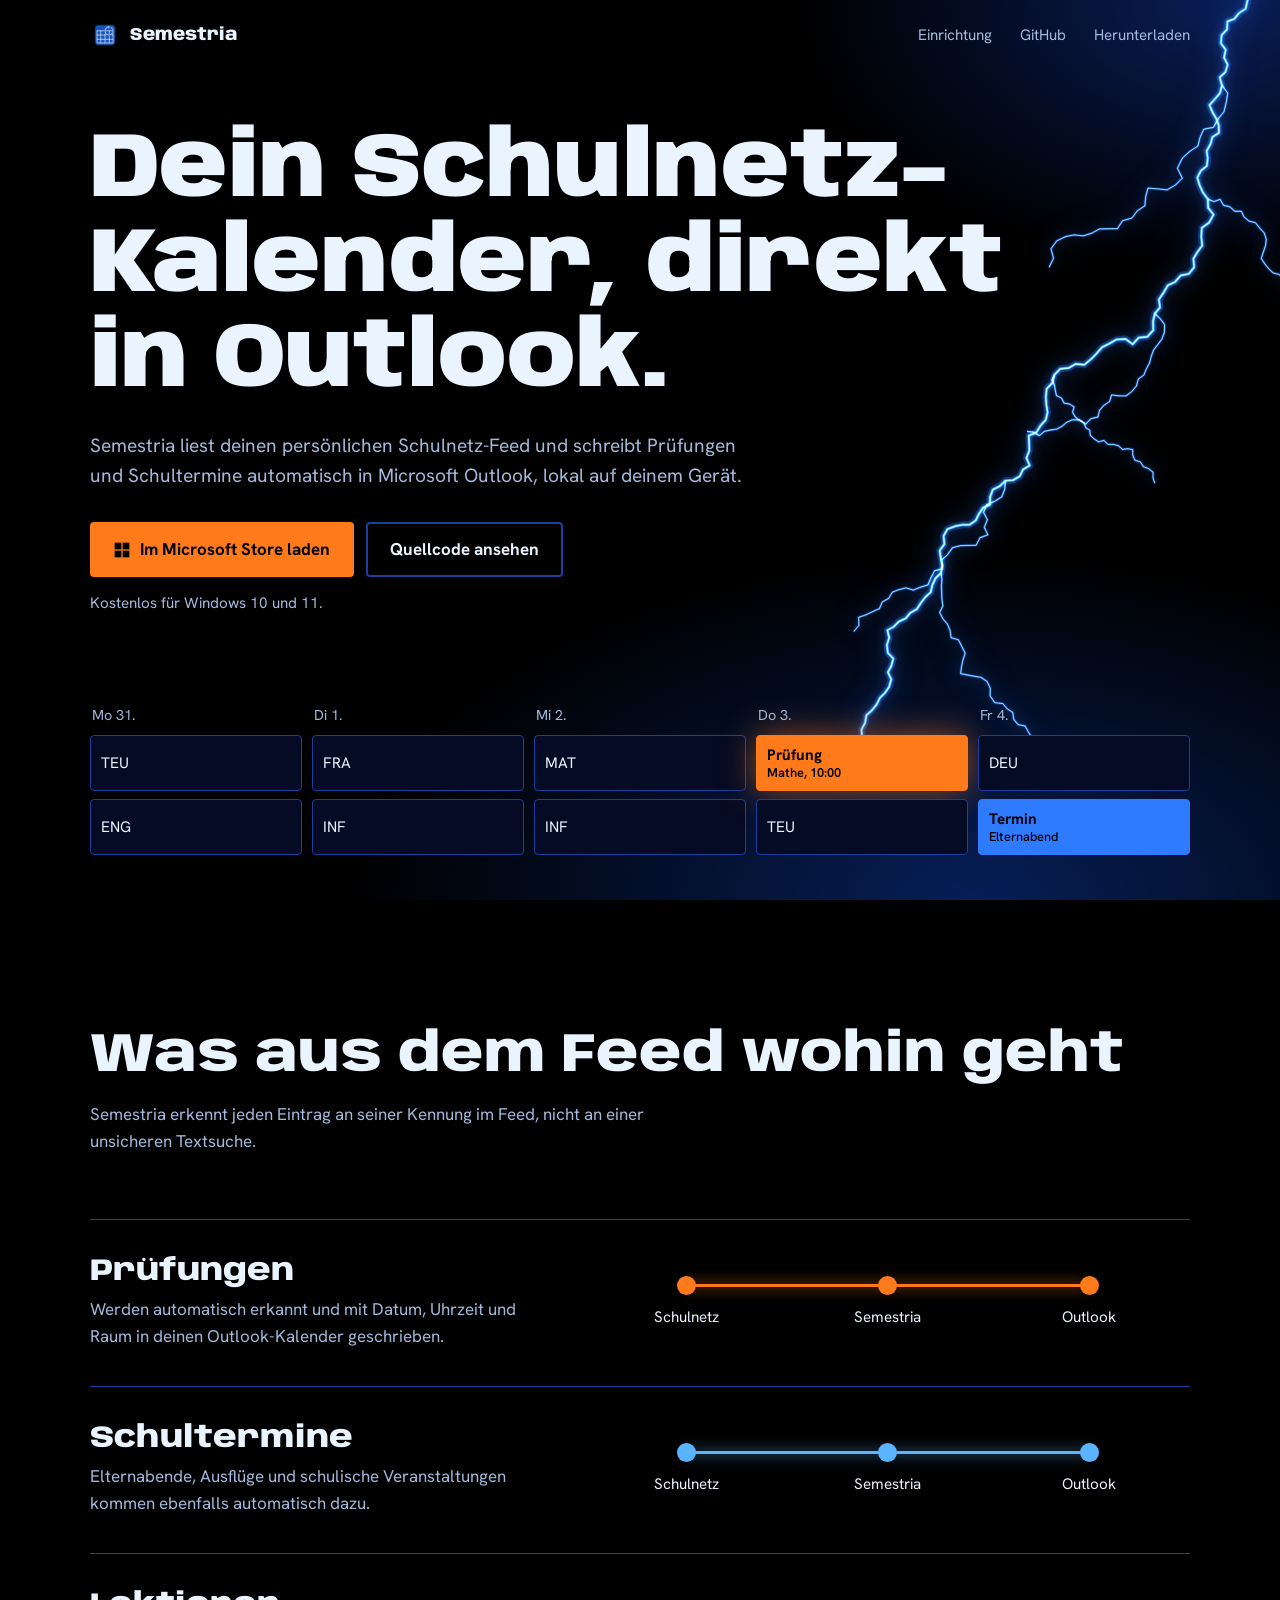
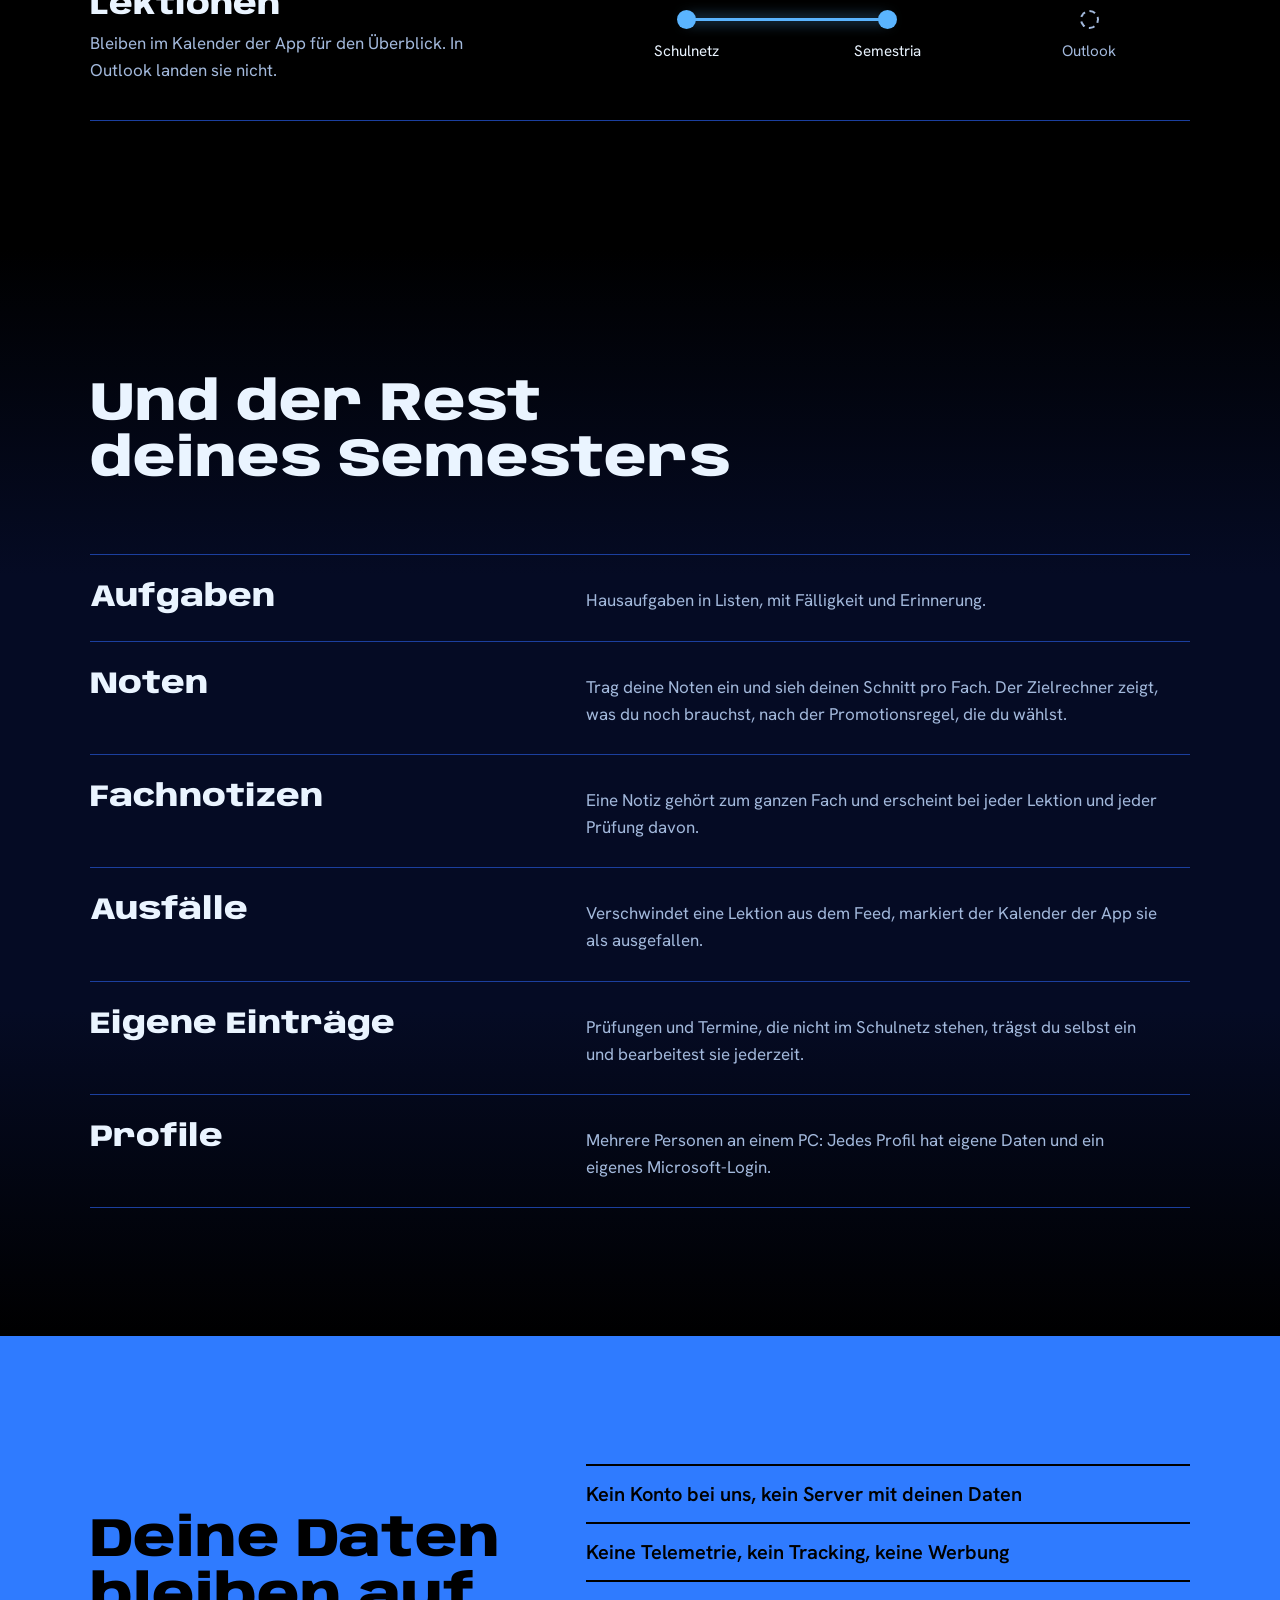
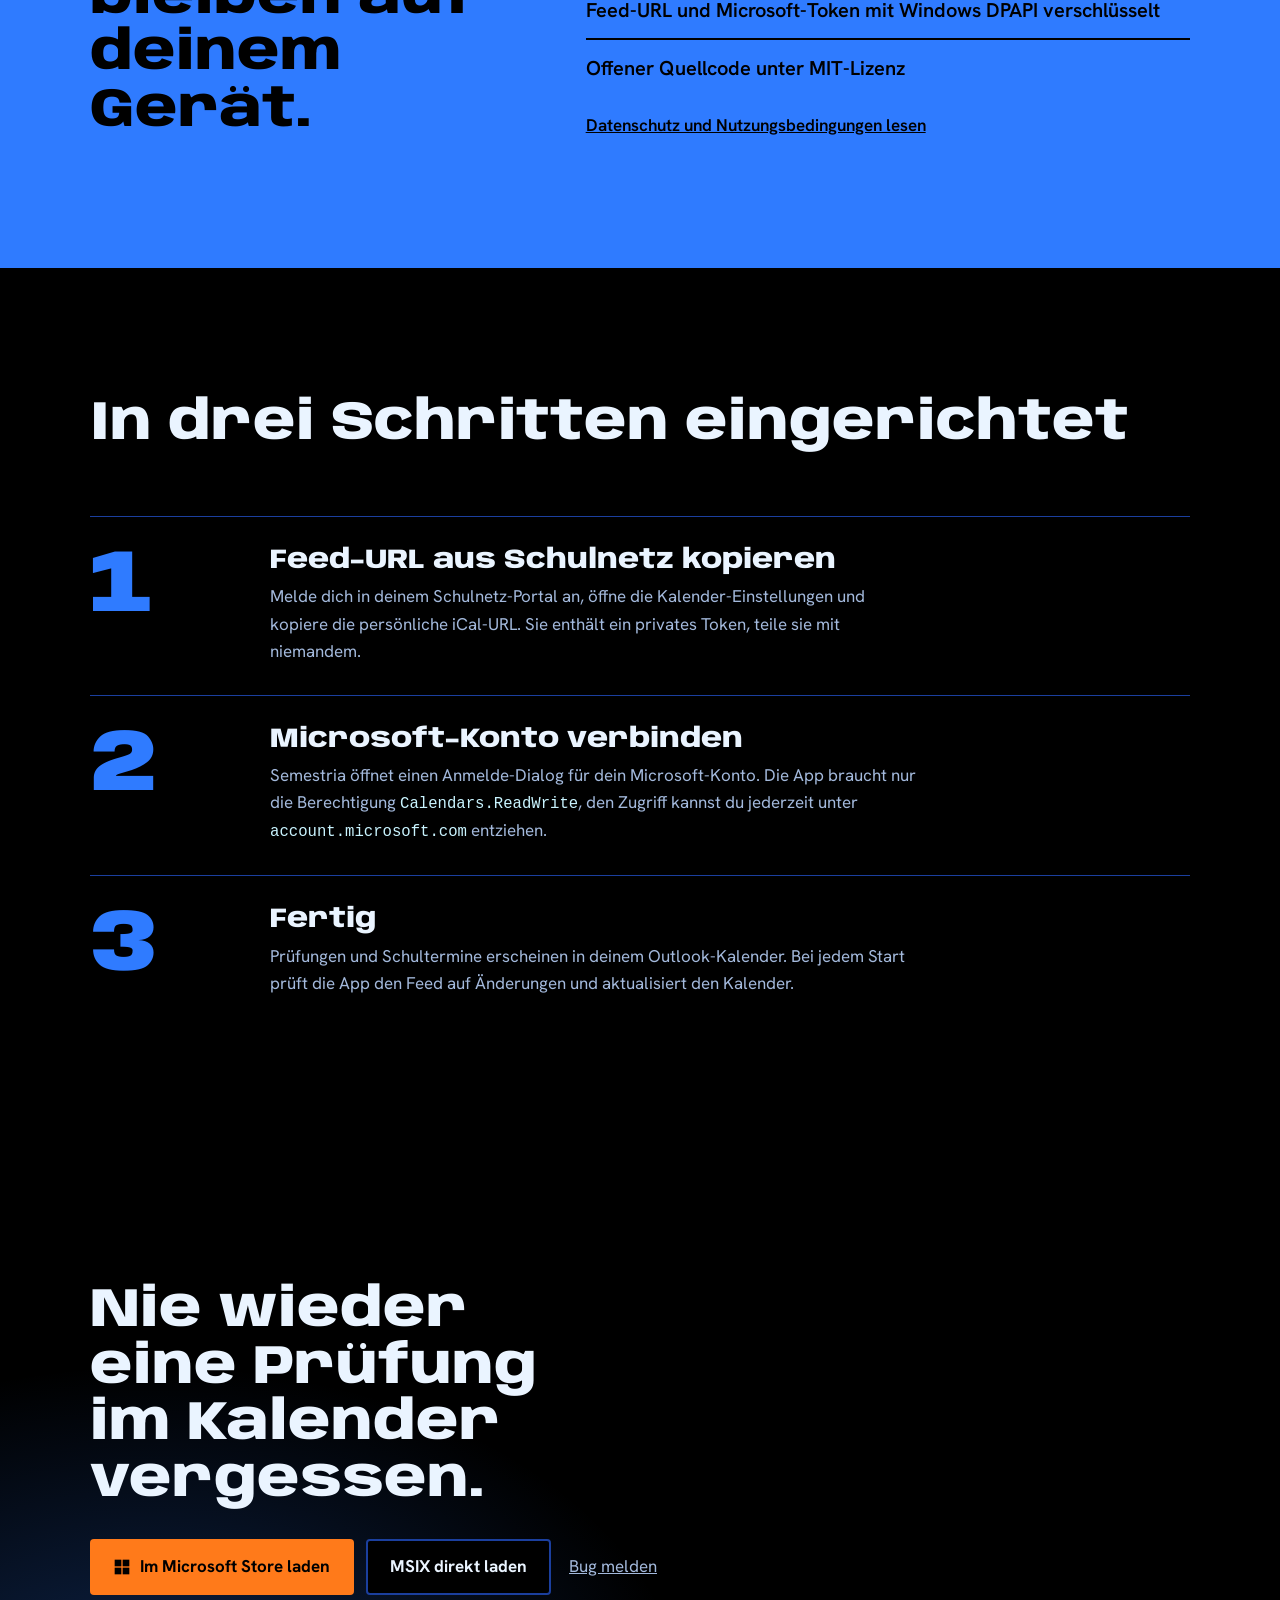
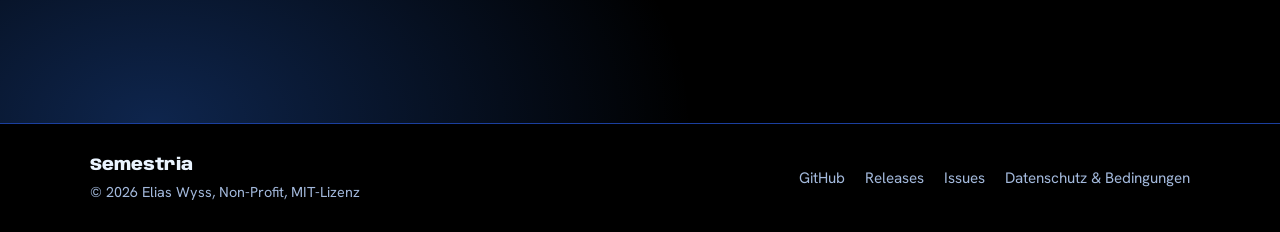
<file: docs/index.html>
<!DOCTYPE html>
<html lang="de">
<head>
<meta charset="utf-8">
<meta name="viewport" content="width=device-width, initial-scale=1">
<title>Semestria</title>
<meta name="description" content="Schulnetz-Prüfungen und Termine automatisch in deinen Outlook-Kalender. Kostenlos, lokal, Open Source.">
<meta name="theme-color" content="#000000">

<link rel="icon" type="image/x-icon" href="favicon.ico">
<link rel="icon" type="image/png" href="logo.png">
<link rel="stylesheet" href="site.css">
</head>
<body>

<a class="skip" href="#inhalt">Zum Inhalt springen</a>

<section class="hero" id="hero">
  <canvas id="bolt" aria-hidden="true"></canvas>

  <header class="top">
    <div class="wrap top-inner">
      <a class="logo" href="./">
        <span class="logo-mark"><img src="logo.png" alt=""></span>
        Semestria
      </a>
      <div class="top-links">
        <a class="hide-narrow" href="#einrichtung">Einrichtung</a>
        <a class="hide-narrow" href="https://github.com/Elias-Phy-Ja/semestria" target="_blank" rel="noopener">GitHub</a>
        <a href="https://apps.microsoft.com/detail/9NJV8F0X7XMZ" target="_blank" rel="noopener">Herunterladen</a>
      </div>
    </div>
  </header>

  <div class="wrap hero-copy">
    <h1>Dein Schulnetz-Kalender, direkt in Outlook.</h1>
    <p class="hero-sub">
      Semestria liest deinen persönlichen Schulnetz-Feed und schreibt Prüfungen und
      Schultermine automatisch in Microsoft Outlook, lokal auf deinem Gerät.
    </p>
    <div class="hero-cta">
      <a class="btn btn-primary" href="https://apps.microsoft.com/detail/9NJV8F0X7XMZ" target="_blank" rel="noopener">
        <svg width="16" height="16" viewBox="0 0 24 24" fill="currentColor" aria-hidden="true"><rect x="1" y="1" width="10" height="10"/><rect x="13" y="1" width="10" height="10"/><rect x="1" y="13" width="10" height="10"/><rect x="13" y="13" width="10" height="10"/></svg>
        Im Microsoft Store laden
      </a>
      <a class="btn btn-ghost" href="https://github.com/Elias-Phy-Ja/semestria" target="_blank" rel="noopener">Quellcode ansehen</a>
    </div>
    <p class="hero-note">Kostenlos für Windows 10 und 11.</p>
  </div>

  <div class="wrap week" role="img" aria-label="Beispielwoche: Am Donnerstag leuchtet eine Mathe-Prüfung orange auf, am Freitag steht ein Elternabend als Schultermin.">
    <ul class="week-grid" aria-hidden="true">
      <li class="day">
        <span class="day-name">Mo 31.</span>
        <span class="slot">TEU</span>
        <span class="slot">ENG</span>
      </li>
      <li class="day">
        <span class="day-name">Di 1.</span>
        <span class="slot">FRA</span>
        <span class="slot">INF</span>
      </li>
      <li class="day">
        <span class="day-name">Mi 2.</span>
        <span class="slot">MAT</span>
        <span class="slot">INF</span>
      </li>
      <li class="day">
        <span class="day-name">Do 3.</span>
        <span class="slot slot-pruefung" id="strike-target">Prüfung <small>Mathe, 10:00</small></span>
        <span class="slot">TEU</span>
      </li>
      <li class="day">
        <span class="day-name">Fr 4.</span>
        <span class="slot">DEU</span>
        <span class="slot slot-termin">Termin <small>Eltern&shy;abend</small></span>
      </li>
    </ul>
  </div>
</section>

<main id="inhalt">

  <section class="band">
    <div class="wrap">
      <h2>Was aus dem Feed wohin geht</h2>
      <p class="band-lead">Semestria erkennt jeden Eintrag an seiner Kennung im Feed, nicht an einer unsicheren Textsuche.</p>

      <ul class="routes">
        <li class="route">
          <div>
            <h3>Prüfungen</h3>
            <p>Werden automatisch erkannt und mit Datum, Uhrzeit und Raum in deinen Outlook-Kalender geschrieben.</p>
          </div>
          <div class="wire wire-pruefung" aria-hidden="true">
            <span class="stop">Schulnetz</span>
            <span class="stop">Semestria</span>
            <span class="stop">Outlook</span>
          </div>
        </li>
        <li class="route">
          <div>
            <h3>Schultermine</h3>
            <p>Elternabende, Ausflüge und schulische Veranstaltungen kommen ebenfalls automatisch dazu.</p>
          </div>
          <div class="wire" aria-hidden="true">
            <span class="stop">Schulnetz</span>
            <span class="stop">Semestria</span>
            <span class="stop">Outlook</span>
          </div>
        </li>
        <li class="route">
          <div>
            <h3>Lektionen</h3>
            <p>Bleiben im Kalender der App für den Überblick. In Outlook landen sie nicht.</p>
          </div>
          <div class="wire stops" aria-hidden="true">
            <span class="stop">Schulnetz</span>
            <span class="stop">Semestria</span>
            <span class="stop off">Outlook</span>
          </div>
        </li>
      </ul>
    </div>
  </section>

  <section class="band more">
    <div class="wrap">
      <h2>Und der Rest deines Semesters</h2>
      <dl class="features">
        <div class="feature">
          <dt>Aufgaben</dt>
          <dd>Hausaufgaben in Listen, mit Fälligkeit und Erinnerung.</dd>
        </div>
        <div class="feature">
          <dt>Noten</dt>
          <dd>Trag deine Noten ein und sieh deinen Schnitt pro Fach. Der Zielrechner zeigt, was du noch brauchst, nach der Promotionsregel, die du wählst.</dd>
        </div>
        <div class="feature">
          <dt>Fachnotizen</dt>
          <dd>Eine Notiz gehört zum ganzen Fach und erscheint bei jeder Lektion und jeder Prüfung davon.</dd>
        </div>
        <div class="feature">
          <dt>Ausfälle</dt>
          <dd>Verschwindet eine Lektion aus dem Feed, markiert der Kalender der App sie als ausgefallen.</dd>
        </div>
        <div class="feature">
          <dt>Eigene Einträge</dt>
          <dd>Prüfungen und Termine, die nicht im Schulnetz stehen, trägst du selbst ein und bearbeitest sie jederzeit.</dd>
        </div>
        <div class="feature">
          <dt>Profile</dt>
          <dd>Mehrere Personen an einem PC: Jedes Profil hat eigene Daten und ein eigenes Microsoft-Login.</dd>
        </div>
      </dl>
    </div>
  </section>

  <section class="band private">
    <div class="wrap private-grid">
      <h2>Deine Daten bleiben auf deinem Gerät.</h2>
      <div>
        <ul>
          <li>Kein Konto bei uns, kein Server mit deinen Daten</li>
          <li>Keine Telemetrie, kein Tracking, keine Werbung</li>
          <li>Feed-URL und Microsoft-Token mit Windows DPAPI verschlüsselt</li>
          <li>Offener Quellcode unter MIT-Lizenz</li>
        </ul>
        <p><a href="policy.html">Datenschutz und Nutzungsbedingungen lesen</a></p>
      </div>
    </div>
  </section>

  <section class="band" id="einrichtung">
    <div class="wrap">
      <h2>In drei Schritten eingerichtet</h2>
      <ol class="steps">
        <li class="step">
          <h3>Feed-URL aus Schulnetz kopieren</h3>
          <p>Melde dich in deinem Schulnetz-Portal an, öffne die Kalender-Einstellungen und kopiere die persönliche iCal-URL. Sie enthält ein privates Token, teile sie mit niemandem.</p>
        </li>
        <li class="step">
          <h3>Microsoft-Konto verbinden</h3>
          <p>Semestria öffnet einen Anmelde-Dialog für dein Microsoft-Konto. Die App braucht nur die Berechtigung <code>Calendars.ReadWrite</code>, den Zugriff kannst du jederzeit unter <code>account.microsoft.com</code> entziehen.</p>
        </li>
        <li class="step">
          <h3>Fertig</h3>
          <p>Prüfungen und Schultermine erscheinen in deinem Outlook-Kalender. Bei jedem Start prüft die App den Feed auf Änderungen und aktualisiert den Kalender.</p>
        </li>
      </ol>
    </div>
  </section>

  <section class="band final">
    <div class="wrap">
      <h2>Nie wieder eine Prüfung im Kalender vergessen.</h2>
      <div class="final-cta">
        <a class="btn btn-primary" href="https://apps.microsoft.com/detail/9NJV8F0X7XMZ" target="_blank" rel="noopener">
          <svg width="16" height="16" viewBox="0 0 24 24" fill="currentColor" aria-hidden="true"><rect x="1" y="1" width="10" height="10"/><rect x="13" y="1" width="10" height="10"/><rect x="1" y="13" width="10" height="10"/><rect x="13" y="13" width="10" height="10"/></svg>
          Im Microsoft Store laden
        </a>
        <a class="btn btn-ghost" href="https://github.com/Elias-Phy-Ja/semestria/releases/latest" target="_blank" rel="noopener">MSIX direkt laden</a>
        <a class="quiet-link" href="https://github.com/Elias-Phy-Ja/semestria/issues/new" target="_blank" rel="noopener">Bug melden</a>
      </div>
    </div>
  </section>

</main>

<footer>
  <div class="wrap foot-inner">
    <div>
      <div class="foot-brand">Semestria</div>
      <div class="foot-meta">© 2026 Elias Wyss, Non-Profit, MIT-Lizenz</div>
    </div>
    <div class="foot-links">
      <a href="https://github.com/Elias-Phy-Ja/semestria" target="_blank" rel="noopener">GitHub</a>
      <a href="https://github.com/Elias-Phy-Ja/semestria/releases" target="_blank" rel="noopener">Releases</a>
      <a href="https://github.com/Elias-Phy-Ja/semestria/issues" target="_blank" rel="noopener">Issues</a>
      <a href="policy.html">Datenschutz &amp; Bedingungen</a>
    </div>
  </div>
</footer>

<script src="strike.js"></script>
</body>
</html>
</file>
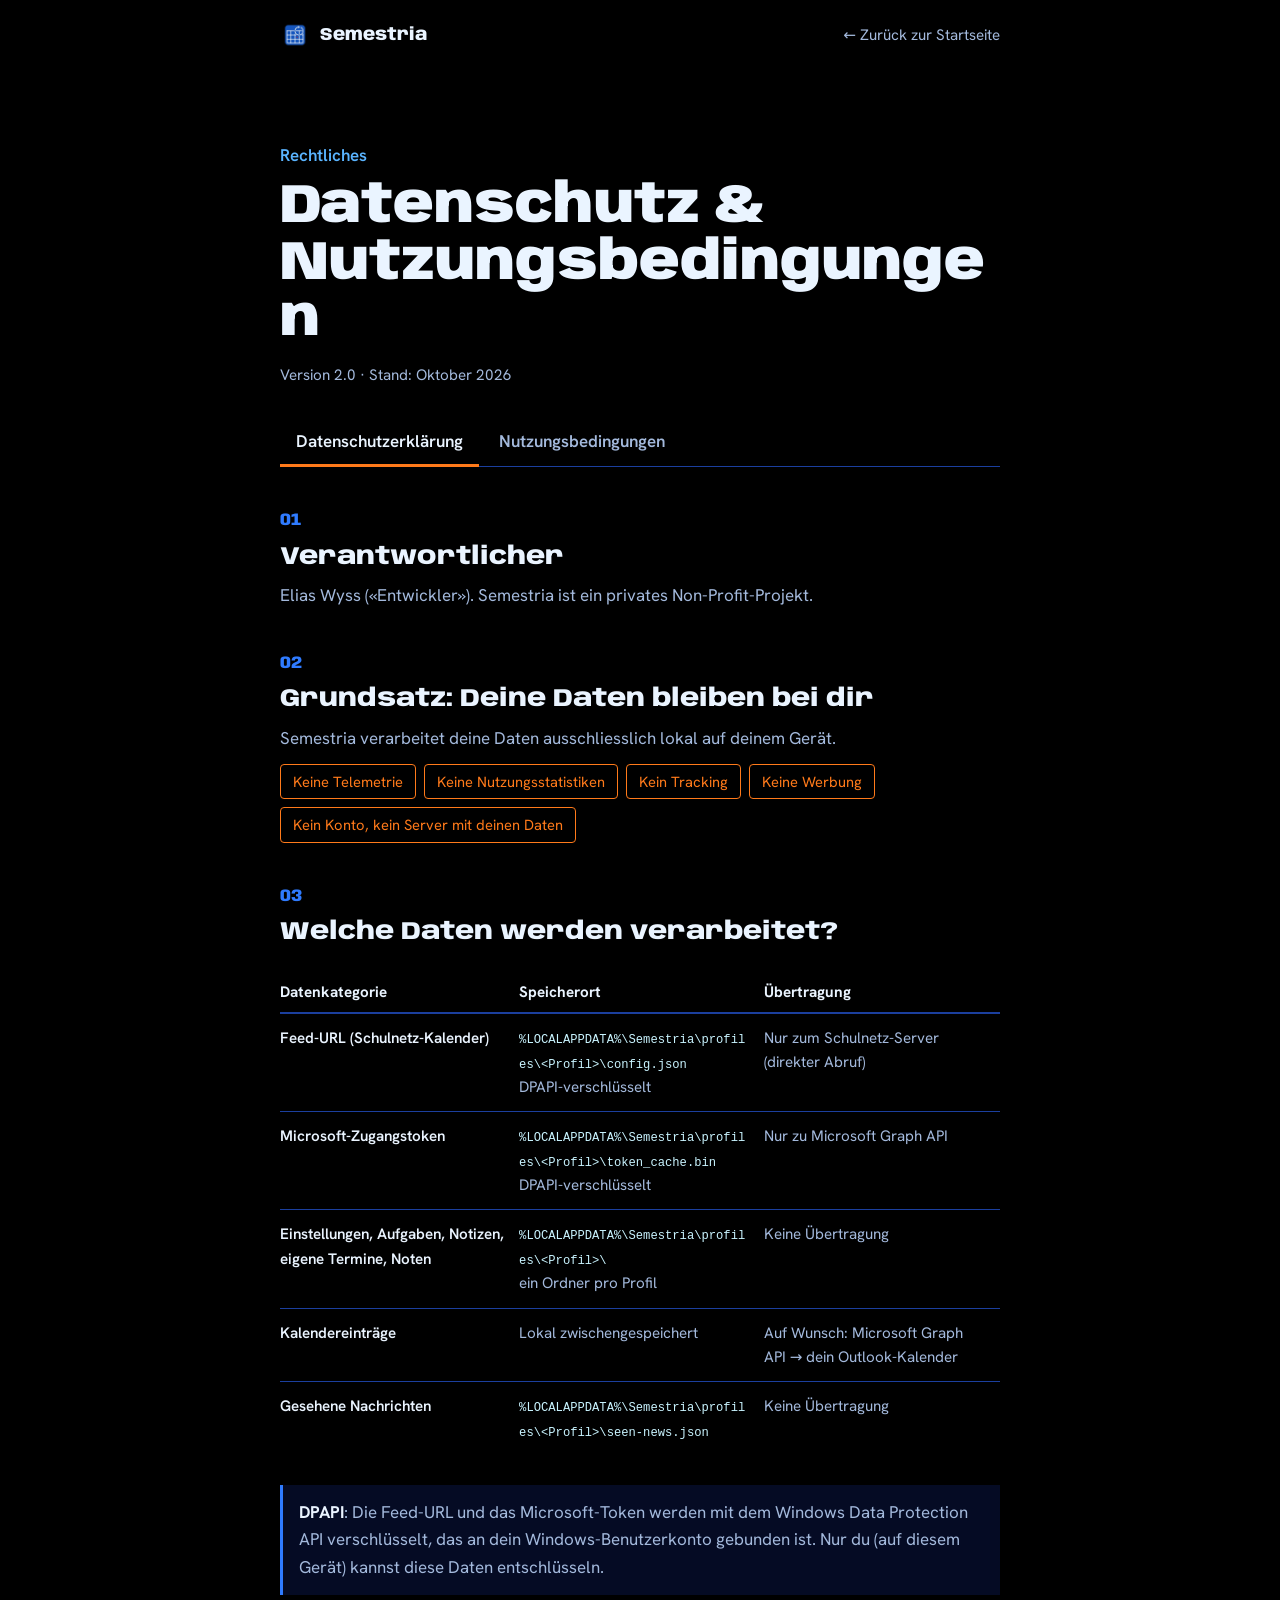
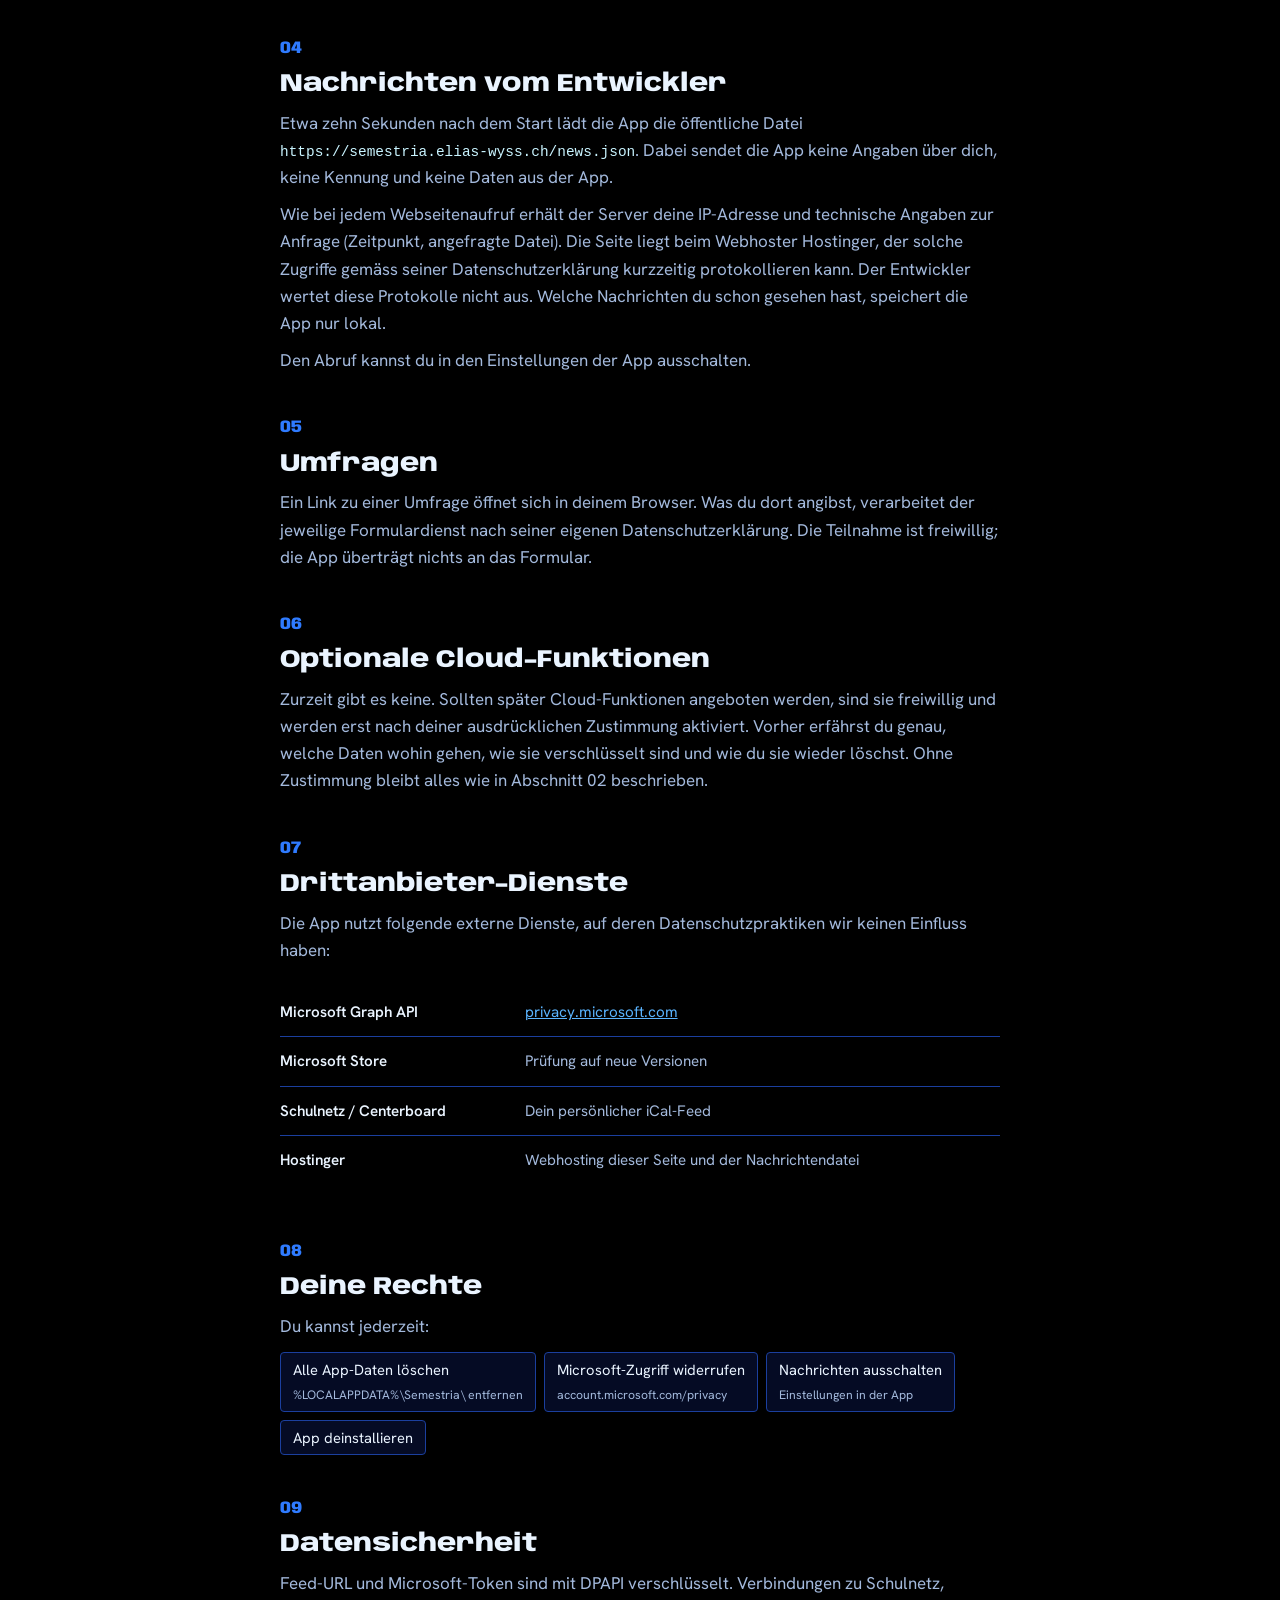
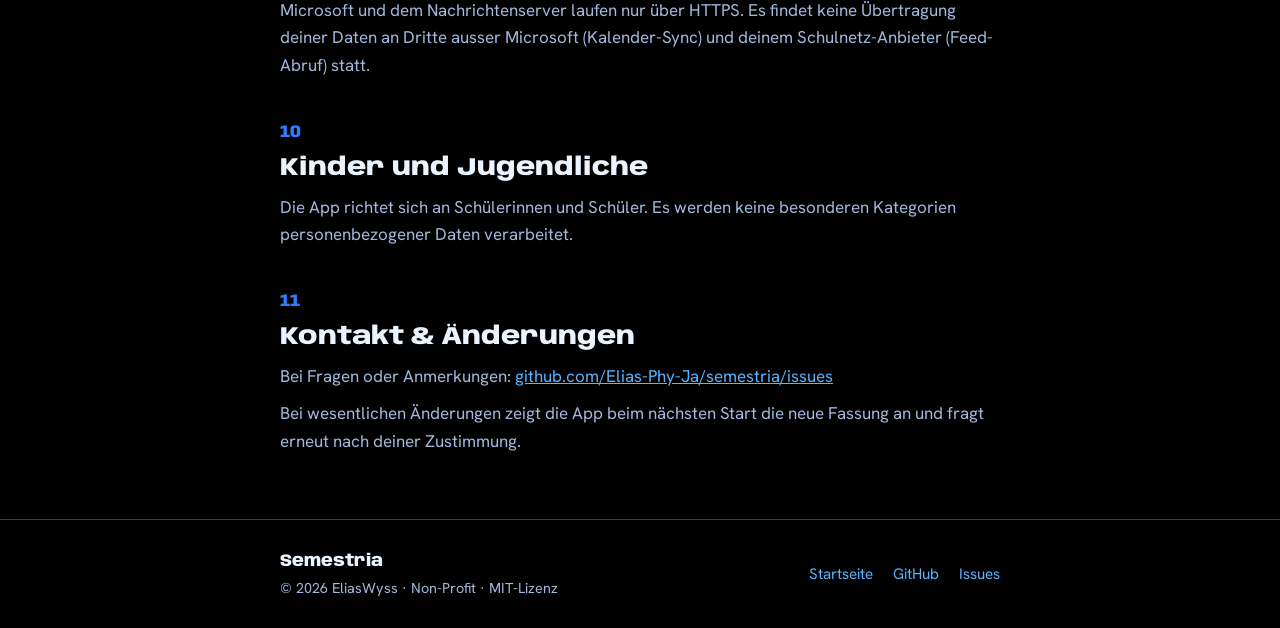
<file: docs/policy.html>
<!DOCTYPE html>
<html lang="de">
<head>
<meta charset="utf-8">
<meta name="viewport" content="width=device-width, initial-scale=1">
<title>Datenschutz & AGB · Semestria</title>
<meta name="description" content="Datenschutzerklärung und Nutzungsbedingungen der App Semestria.">

<link rel="icon" type="image/x-icon" href="favicon.ico">
<link rel="icon" type="image/png" href="logo.png">

<link rel="stylesheet" href="site.css">
</head>
<body class="legal">

<nav>
  <div class="wrap nav-inner">
    <a class="logo" href="./">
      <div class="logo-mark"><img src="logo.png" alt="Semestria Logo"></div>
      Semestria
    </a>
    <a class="nav-back" href="./">← Zurück zur Startseite</a>
  </div>
</nav>

<div class="wrap">

  <div class="page-header">
    <p class="page-label">Rechtliches</p>
    <h1>Datenschutz &amp; Nutzungsbedingungen</h1>
    <p class="page-meta">Version 2.0 · Stand: Oktober 2026</p>
  </div>

  <div class="tabs">
    <button class="tab active" onclick="switchTab('datenschutz', this)">Datenschutzerklärung</button>
    <button class="tab" onclick="switchTab('agb', this)">Nutzungsbedingungen</button>
  </div>

  <!-- ── Datenschutzerklärung ──────────────────────────────────────── -->
  <div id="datenschutz" class="doc active">

    <div class="section">
      <p class="section-num">01</p>
      <h2>Verantwortlicher</h2>
      <p>Elias Wyss («Entwickler»). Semestria ist ein privates Non-Profit-Projekt.</p>
    </div>

    <div class="section">
      <p class="section-num">02</p>
      <h2>Grundsatz: Deine Daten bleiben bei dir</h2>
      <p>Semestria verarbeitet deine Daten ausschliesslich lokal auf deinem Gerät.</p>
      <div class="chip-list">
        <span class="chip no">Keine Telemetrie</span>
        <span class="chip no">Keine Nutzungsstatistiken</span>
        <span class="chip no">Kein Tracking</span>
        <span class="chip no">Keine Werbung</span>
        <span class="chip no">Kein Konto, kein Server mit deinen Daten</span>
      </div>
    </div>

    <div class="section">
      <p class="section-num">03</p>
      <h2>Welche Daten werden verarbeitet?</h2>
      <div class="table-scroll"><table class="data-table">
        <thead>
          <tr>
            <th>Datenkategorie</th>
            <th>Speicherort</th>
            <th>Übertragung</th>
          </tr>
        </thead>
        <tbody>
          <tr>
            <td>Feed-URL (Schulnetz-Kalender)</td>
            <td><code style="font-family:var(--f-mono);font-size:.8em">%LOCALAPPDATA%\Semestria\profiles\&lt;Profil&gt;\config.json</code><br>DPAPI-verschlüsselt</td>
            <td>Nur zum Schulnetz-Server (direkter Abruf)</td>
          </tr>
          <tr>
            <td>Microsoft-Zugangstoken</td>
            <td><code style="font-family:var(--f-mono);font-size:.8em">%LOCALAPPDATA%\Semestria\profiles\&lt;Profil&gt;\token_cache.bin</code><br>DPAPI-verschlüsselt</td>
            <td>Nur zu Microsoft Graph API</td>
          </tr>
          <tr>
            <td>Einstellungen, Aufgaben, Notizen, eigene Termine, Noten</td>
            <td><code style="font-family:var(--f-mono);font-size:.8em">%LOCALAPPDATA%\Semestria\profiles\&lt;Profil&gt;\</code><br>ein Ordner pro Profil</td>
            <td>Keine Übertragung</td>
          </tr>
          <tr>
            <td>Kalendereinträge</td>
            <td>Lokal zwischengespeichert</td>
            <td>Auf Wunsch: Microsoft Graph API → dein Outlook-Kalender</td>
          </tr>
          <tr>
            <td>Gesehene Nachrichten</td>
            <td><code style="font-family:var(--f-mono);font-size:.8em">%LOCALAPPDATA%\Semestria\profiles\&lt;Profil&gt;\seen-news.json</code></td>
            <td>Keine Übertragung</td>
          </tr>
        </tbody>
      </table></div>
      <div class="callout">
        <strong>DPAPI</strong>: Die Feed-URL und das Microsoft-Token werden mit dem Windows Data Protection API verschlüsselt, das an dein Windows-Benutzerkonto gebunden ist. Nur du (auf diesem Gerät) kannst diese Daten entschlüsseln.
      </div>
    </div>

    <div class="section">
      <p class="section-num">04</p>
      <h2>Nachrichten vom Entwickler</h2>
      <p>Etwa zehn Sekunden nach dem Start lädt die App die öffentliche Datei <code style="font-family:var(--f-mono);font-size:.85em">https://semestria.elias-wyss.ch/news.json</code>. Dabei sendet die App keine Angaben über dich, keine Kennung und keine Daten aus der App.</p>
      <p>Wie bei jedem Webseitenaufruf erhält der Server deine IP-Adresse und technische Angaben zur Anfrage (Zeitpunkt, angefragte Datei). Die Seite liegt beim Webhoster Hostinger, der solche Zugriffe gemäss seiner Datenschutzerklärung kurzzeitig protokollieren kann. Der Entwickler wertet diese Protokolle nicht aus. Welche Nachrichten du schon gesehen hast, speichert die App nur lokal.</p>
      <p>Den Abruf kannst du in den Einstellungen der App ausschalten.</p>
    </div>

    <div class="section">
      <p class="section-num">05</p>
      <h2>Umfragen</h2>
      <p>Ein Link zu einer Umfrage öffnet sich in deinem Browser. Was du dort angibst, verarbeitet der jeweilige Formulardienst nach seiner eigenen Datenschutzerklärung. Die Teilnahme ist freiwillig; die App überträgt nichts an das Formular.</p>
    </div>

    <div class="section">
      <p class="section-num">06</p>
      <h2>Optionale Cloud-Funktionen</h2>
      <p>Zurzeit gibt es keine. Sollten später Cloud-Funktionen angeboten werden, sind sie freiwillig und werden erst nach deiner ausdrücklichen Zustimmung aktiviert. Vorher erfährst du genau, welche Daten wohin gehen, wie sie verschlüsselt sind und wie du sie wieder löschst. Ohne Zustimmung bleibt alles wie in Abschnitt 02 beschrieben.</p>
    </div>

    <div class="section">
      <p class="section-num">07</p>
      <h2>Drittanbieter-Dienste</h2>
      <p>Die App nutzt folgende externe Dienste, auf deren Datenschutzpraktiken wir keinen Einfluss haben:</p>
      <div class="table-scroll"><table class="data-table">
        <tbody>
          <tr>
            <td>Microsoft Graph API</td>
            <td><a href="https://privacy.microsoft.com" target="_blank" rel="noopener">privacy.microsoft.com</a></td>
          </tr>
          <tr>
            <td>Microsoft Store</td>
            <td>Prüfung auf neue Versionen</td>
          </tr>
          <tr>
            <td>Schulnetz / Centerboard</td>
            <td>Dein persönlicher iCal-Feed</td>
          </tr>
          <tr>
            <td>Hostinger</td>
            <td>Webhosting dieser Seite und der Nachrichtendatei</td>
          </tr>
        </tbody>
      </table></div>
    </div>

    <div class="section">
      <p class="section-num">08</p>
      <h2>Deine Rechte</h2>
      <p>Du kannst jederzeit:</p>
      <div class="chip-list">
        <span class="chip">Alle App-Daten löschen<br><small>%LOCALAPPDATA%\Semestria\ entfernen</small></span>
        <span class="chip">Microsoft-Zugriff widerrufen<br><small>account.microsoft.com/privacy</small></span>
        <span class="chip">Nachrichten ausschalten<br><small>Einstellungen in der App</small></span>
        <span class="chip">App deinstallieren</span>
      </div>
    </div>

    <div class="section">
      <p class="section-num">09</p>
      <h2>Datensicherheit</h2>
      <p>Feed-URL und Microsoft-Token sind mit DPAPI verschlüsselt. Verbindungen zu Schulnetz, Microsoft und dem Nachrichtenserver laufen nur über HTTPS. Es findet keine Übertragung deiner Daten an Dritte ausser Microsoft (Kalender-Sync) und deinem Schulnetz-Anbieter (Feed-Abruf) statt.</p>
    </div>

    <div class="section">
      <p class="section-num">10</p>
      <h2>Kinder und Jugendliche</h2>
      <p>Die App richtet sich an Schülerinnen und Schüler. Es werden keine besonderen Kategorien personenbezogener Daten verarbeitet.</p>
    </div>

    <div class="section">
      <p class="section-num">11</p>
      <h2>Kontakt &amp; Änderungen</h2>
      <p>Bei Fragen oder Anmerkungen: <a href="https://github.com/Elias-Phy-Ja/semestria/issues" target="_blank" rel="noopener">github.com/Elias-Phy-Ja/semestria/issues</a></p>
      <p>Bei wesentlichen Änderungen zeigt die App beim nächsten Start die neue Fassung an und fragt erneut nach deiner Zustimmung.</p>
    </div>

  </div>

  <!-- ── Nutzungsbedingungen ───────────────────────────────────────── -->
  <div id="agb" class="doc">

    <div class="section">
      <p class="section-num">01</p>
      <h2>Geltungsbereich</h2>
      <p>Diese Nutzungsbedingungen gelten für die Verwendung der App «Semestria». Mit der Verwendung erklärst du dich mit diesen Bedingungen einverstanden.</p>
    </div>

    <div class="section">
      <p class="section-num">02</p>
      <h2>Leistungsbeschreibung</h2>
      <p>Semestria ist eine kostenlose, quelloffene Desktop-App für Windows. Sie liest deinen persönlichen Schulnetz-Kalender, zeigt ihn in der App an und schreibt auf Wunsch Prüfungen sowie Schultermine in deinen Microsoft Outlook-Kalender. Dazu kommen Aufgaben, Notizen und Noten, die du selbst einträgst. Deine Daten bleiben auf deinem Gerät.</p>
    </div>

    <div class="section">
      <p class="section-num">03</p>
      <h2>Kostenlose Nutzung</h2>
      <p>Die App wird kostenlos zur Verfügung gestellt. Es besteht kein Anspruch auf Support, Updates oder Weiterentwicklung.</p>
    </div>

    <div class="section">
      <p class="section-num">04</p>
      <h2>Haftungsausschluss</h2>
      <p>Die App wird «so wie sie ist» bereitgestellt, ohne jegliche Garantie. Der Entwickler übernimmt keine Haftung für:</p>
      <div class="chip-list">
        <span class="chip">Fehler bei der Synchronisation</span>
        <span class="chip">Verlust von Kalenderdaten, Aufgaben oder Noten</span>
        <span class="chip">Falsch berechnete Schnitte, Pluspunkte oder Promotionsprognosen</span>
        <span class="chip">Schäden durch Nutzung oder Nicht-Nutzung</span>
        <span class="chip">Unterbrüche der Verfügbarkeit</span>
      </div>
      <p style="margin-top:12px">Es liegt in deiner Verantwortung, die Daten auf Korrektheit zu prüfen, besonders vor wichtigen Prüfungen. Massgebend sind immer die Angaben deiner Schule, nicht die Berechnungen der App.</p>
    </div>

    <div class="section">
      <p class="section-num">05</p>
      <h2>Schulnetz-Zugangsdaten</h2>
      <p>Die Feed-URL enthält ein persönliches Token. Du bist selbst verantwortlich für die sichere Aufbewahrung. Teile deine Feed-URL mit niemandem.</p>
    </div>

    <div class="section">
      <p class="section-num">06</p>
      <h2>Microsoft-Konto</h2>
      <p>Die App greift mit deinem expliziten Einverständnis auf deinen Outlook-Kalender zu. Du kannst diesen Zugriff jederzeit unter <a href="https://account.microsoft.com/privacy" target="_blank" rel="noopener">account.microsoft.com/privacy</a> widerrufen.</p>
    </div>

    <div class="section">
      <p class="section-num">07</p>
      <h2>Nachrichten und Umfragen</h2>
      <p>Der Entwickler kann über die App kurze Nachrichten anzeigen, etwa Hinweise zu neuen Versionen oder Links zu Umfragen. Die Teilnahme an Umfragen ist freiwillig. Umfragen laufen über externe Formulardienste, für die deren eigene Bedingungen gelten. Nachrichten lassen sich in den Einstellungen ausschalten.</p>
    </div>

    <div class="section">
      <p class="section-num">08</p>
      <h2>Optionale Cloud-Funktionen</h2>
      <p>Zurzeit bietet Semestria keine Cloud-Funktionen an. Sollten später solche dazukommen, etwa Zugriff über eine Web-App, sind sie freiwillig und erst nach deiner ausdrücklichen, separaten Zustimmung aktiv. Ohne diese Zustimmung funktioniert die App weiterhin vollständig lokal. Für die Cloud-Funktionen gelten dann ergänzende Bedingungen, die dir vor der Aktivierung angezeigt werden.</p>
    </div>

    <div class="section">
      <p class="section-num">09</p>
      <h2>Open Source</h2>
      <p>Der Quellcode steht unter der MIT-Lizenz auf <a href="https://github.com/Elias-Phy-Ja/semestria" target="_blank" rel="noopener">GitHub</a> zur Verfügung. Du darfst den Code verwenden, verändern und weitergeben, sofern du die Lizenzbedingungen einhältst.</p>
    </div>

    <div class="section">
      <p class="section-num">10</p>
      <h2>Änderungen</h2>
      <p>Der Entwickler behält sich vor, diese Nutzungsbedingungen zu ändern. Bei wesentlichen Änderungen zeigt die App beim nächsten Start die neue Fassung an und fragt erneut nach deiner Zustimmung.</p>
    </div>

    <div class="section">
      <p class="section-num">11</p>
      <h2>Anwendbares Recht</h2>
      <p>Es gilt schweizerisches Recht. Gerichtsstand ist Bern, Schweiz.</p>
    </div>

  </div>

</div>

<footer>
  <div class="wrap foot-inner">
    <div>
      <div class="foot-brand">Semestria</div>
      <div class="foot-meta">© 2026 EliasWyss · Non-Profit · MIT-Lizenz</div>
    </div>
    <div class="foot-links">
      <a href="./">Startseite</a>
      <a href="https://github.com/Elias-Phy-Ja/semestria" target="_blank" rel="noopener">GitHub</a>
      <a href="https://github.com/Elias-Phy-Ja/semestria/issues" target="_blank" rel="noopener">Issues</a>
    </div>
  </div>
</footer>

<script>
function switchTab(id, btn) {
  document.querySelectorAll('.doc').forEach(d => d.classList.remove('active'));
  document.querySelectorAll('.tab').forEach(t => t.classList.remove('active'));
  document.getElementById(id).classList.add('active');
  btn.classList.add('active');
}
</script>
</body>
</html>
</file>
<file: docs/site.css>
/* Semestria website. Black is the ground, lightning blue is energy and structure, and
   orange is reserved for exams and the main action, so it always means "this matters". */
/* Served from this site on purpose: fonts from a third party would hand every visitor's
   IP address to that party. */
@font-face {
  font-family: 'Anybody';
  src: url('fonts/anybody-latin.woff2') format('woff2');
  font-weight: 400 900;
  font-stretch: 50% 150%;
  font-display: swap;
}
@font-face {
  font-family: 'Hanken Grotesk';
  src: url('fonts/hanken-grotesk-latin.woff2') format('woff2');
  font-weight: 400 700;
  font-display: swap;
}

:root {
  color-scheme: dark;

  --black:    #000000;
  --storm:    #050B24;
  --deep:     #0E2A7A;
  --line:     #1B3F9E;
  --electric: #2F7BFF;
  --bright:   #5AB4FF;
  --ice:      #C9F4FF;
  --orange:   #FF7A1A;
  --text:     #EAF4FF;
  --muted:    #A3B9DC;

  --f-display: 'Anybody', 'Arial Black', system-ui, sans-serif;
  --f-body:    'Hanken Grotesk', 'Segoe UI', system-ui, sans-serif;
  --f-mono:    Consolas, 'Courier New', monospace;

  --gutter: clamp(16px, 4vw, 40px);
}

*, *::before, *::after { box-sizing: border-box; margin: 0; padding: 0; }
html { font-size: 16px; scroll-behavior: smooth; -webkit-text-size-adjust: 100%; }
body {
  font-family: var(--f-body);
  font-size: 1.0625rem;
  line-height: 1.6;
  background: var(--black);
  color: var(--text);
  -webkit-font-smoothing: antialiased;
  overflow-x: hidden;
}
a { color: inherit; }
img { display: block; max-width: 100%; }
:focus-visible { outline: 2px solid var(--ice); outline-offset: 3px; border-radius: 2px; }

.wrap { width: 100%; max-width: 1180px; margin: 0 auto; padding: 0 var(--gutter); }

.skip {
  position: absolute; left: var(--gutter); top: -60px; z-index: 30;
  background: var(--ice); color: var(--black);
  padding: 8px 14px; font-weight: 700;
}
.skip:focus { top: 8px; }

h1, h2, h3 { font-family: var(--f-display); font-stretch: 112%; line-height: 1.04; text-wrap: balance; }
h2 { font-size: clamp(1.9rem, 4.6vw, 3.4rem); font-weight: 800; }

/* ─── Top bar ────────────────────────────────────────────────────────── */
.top { position: relative; z-index: 3; padding: 20px 0; }
.top-inner { display: flex; align-items: center; justify-content: space-between; gap: 16px; }
.logo {
  display: inline-flex; align-items: center; gap: 10px;
  font-family: var(--f-display); font-weight: 800; font-size: 1.1rem;
  text-decoration: none;
}
.logo-mark { width: 30px; height: 30px; border-radius: 8px; overflow: hidden; flex-shrink: 0; }
.top-links { display: flex; align-items: center; gap: clamp(14px, 3vw, 28px); }
.top-links a { color: var(--muted); text-decoration: none; font-size: .95rem; }
.top-links a:hover { color: var(--text); }

/* ─── Buttons ────────────────────────────────────────────────────────── */
.btn {
  display: inline-flex; align-items: center; justify-content: center; gap: 10px;
  min-height: 48px; padding: 12px 22px;
  font-family: var(--f-body); font-size: 1.0625rem; font-weight: 700;
  text-decoration: none; border-radius: 4px; border: 2px solid transparent;
  transition: background-color .12s, color .12s, border-color .12s;
}
.btn-primary { background: var(--orange); color: var(--black); }
.btn-primary:hover { background: #FF9440; }
.btn-ghost { background: var(--black); border-color: var(--line); color: var(--text); }
.btn-ghost:hover { border-color: var(--bright); }

/* ─── Hero ───────────────────────────────────────────────────────────── */
.hero {
  position: relative; isolation: isolate; overflow: hidden;
  min-height: min(100svh, 900px);
  display: flex; flex-direction: column;
  background:
    radial-gradient(70% 55% at 76% 100%, rgba(20, 90, 255, .34), transparent 70%),
    radial-gradient(45% 40% at 96% 0%, rgba(14, 42, 122, .7), transparent 75%),
    var(--black);
}
.hero::after {   /* the flash of the strike */
  content: ''; position: absolute; inset: 0; z-index: 0; pointer-events: none;
  background: radial-gradient(60% 70% at 72% 72%, rgba(201, 244, 255, .5), transparent 70%);
  opacity: 0;
}
.hero.flash::after { animation: flash .5s ease-out; }
@keyframes flash { 0% { opacity: 1; } 22% { opacity: .25; } 38% { opacity: .8; } 100% { opacity: 0; } }

#bolt { position: absolute; inset: 0; width: 100%; height: 100%; z-index: 1; pointer-events: none; }

.hero-copy { position: relative; z-index: 2; flex: 1; padding-top: clamp(24px, 6vh, 72px); padding-bottom: 40px; }
h1 {
  font-size: clamp(2.45rem, 7.2vw, 5.7rem);
  font-weight: 900; font-stretch: 104%;
  max-width: 11.5em;
}
.hero-sub { margin-top: 22px; max-width: 34em; font-size: clamp(1.0625rem, 1.5vw, 1.25rem); color: var(--muted); }
.hero-cta { margin-top: 30px; display: flex; flex-wrap: wrap; gap: 12px; }
.hero-note { margin-top: 14px; font-size: .95rem; color: var(--muted); }
.hero-sub, .hero-note { text-shadow: 0 0 6px var(--black), 0 0 14px var(--black); }

/* The week the bolt lands in */
.week { position: relative; z-index: 2; padding-bottom: clamp(24px, 5vh, 48px); }
.week-grid { display: grid; grid-template-columns: repeat(5, minmax(0, 1fr)); gap: clamp(4px, 1vw, 10px); list-style: none; }
.day { display: flex; flex-direction: column; gap: clamp(4px, .8vw, 8px); min-width: 0; }
.day-name { font-size: .9rem; color: var(--muted); padding: 0 2px; }
.slot {
  min-height: 56px; padding: 8px 10px;
  display: flex; flex-direction: column; justify-content: center;
  background: var(--storm); border: 1px solid var(--line); border-radius: 4px;
  font-size: .95rem; line-height: 1.25; hyphens: manual;
}
.slot small { display: block; font-size: .8rem; color: var(--muted); }
.slot-termin { background: var(--electric); border-color: var(--electric); color: var(--black); font-weight: 700; }
.slot-termin small { color: var(--black); font-weight: 500; }
.slot-pruefung {
  background: var(--orange); border-color: var(--orange); color: var(--black); font-weight: 800;
  box-shadow: 0 0 34px rgba(255, 122, 26, .55);
  transition: background-color .08s, box-shadow .4s;
}
.slot-pruefung small { color: var(--black); font-weight: 600; }
.slot-pruefung.armed { background: var(--storm); border-color: var(--line); color: var(--text); box-shadow: none; }
.slot-pruefung.armed small { color: var(--muted); }

/* ─── Sections ───────────────────────────────────────────────────────── */
.band { padding: clamp(64px, 11vw, 128px) 0; }
.band-lead { max-width: 33em; margin-top: 16px; color: var(--muted); }

/* Where each kind of entry goes */
.routes { list-style: none; margin-top: clamp(32px, 6vw, 64px); border-top: 1px solid var(--line); }
.route {
  display: grid; grid-template-columns: minmax(0, 5fr) minmax(0, 7fr);
  gap: clamp(20px, 5vw, 64px); align-items: center;
  padding: clamp(24px, 4vw, 36px) 0;
  border-bottom: 1px solid var(--line);
}
.route h3 { font-size: clamp(1.35rem, 2.6vw, 1.9rem); font-weight: 800; }
.route p { margin-top: 8px; color: var(--muted); max-width: 30em; }
.wire { --c: var(--bright); position: relative; display: grid; grid-template-columns: repeat(3, 1fr); }
.wire::before {  /* the conductor, from the first stop to the last one reached */
  content: ''; position: absolute; left: calc(100% / 6); right: calc(100% / 6); top: 8px;
  height: 3px; background: var(--c); box-shadow: 0 0 14px var(--c);
}
.wire.stops::before { right: 50%; }
.stop { position: relative; display: flex; flex-direction: column; align-items: center; gap: 10px; font-size: .95rem; text-align: center; }
.stop::before { content: ''; width: 19px; height: 19px; border-radius: 50%; background: var(--c); }
.stop.off { color: var(--muted); }
.stop.off::before { background: var(--black); border: 2px dashed var(--muted); }
.wire-pruefung { --c: var(--orange); }

/* What else is in the app */
.more { background: linear-gradient(var(--black), var(--storm) 30%, var(--storm) 70%, var(--black)); }
.features { margin-top: clamp(32px, 6vw, 64px); }
.feature {
  display: grid; grid-template-columns: minmax(0, 5fr) minmax(0, 7fr);
  gap: 8px clamp(20px, 5vw, 64px); align-items: baseline;
  padding: clamp(18px, 3vw, 26px) 0;
  border-top: 1px solid var(--line);
}
.feature:last-child { border-bottom: 1px solid var(--line); }
.feature dt { font-family: var(--f-display); font-stretch: 112%; font-weight: 800; font-size: clamp(1.35rem, 2.6vw, 1.9rem); line-height: 1.1; }
.feature dd { color: var(--muted); max-width: 34em; }

/* Privacy: the one full-colour band */
.private { background: var(--electric); color: var(--black); }
.private h2 { max-width: 12em; }
.private-grid {
  display: grid; grid-template-columns: minmax(0, 5fr) minmax(0, 7fr);
  gap: clamp(24px, 5vw, 64px); align-items: end;
}
.private ul { list-style: none; font-size: clamp(1.0625rem, 1.6vw, 1.25rem); font-weight: 600; }
.private li { padding: 12px 0; border-top: 2px solid var(--black); }
.private p { margin-top: 16px; font-weight: 600; }

/* Setup: a real sequence, so it gets numbers */
.steps { list-style: none; counter-reset: step; margin-top: clamp(32px, 6vw, 64px); }
.step {
  counter-increment: step;
  display: grid; grid-template-columns: clamp(64px, 12vw, 148px) minmax(0, 1fr);
  gap: 8px clamp(12px, 3vw, 32px);
  padding: clamp(20px, 3vw, 30px) 0;
  border-top: 1px solid var(--line);
}
.step::before {
  content: counter(step);
  grid-row: span 2;
  font-family: var(--f-display); font-weight: 900; font-stretch: 112%;
  font-size: clamp(3rem, 8vw, 5.5rem); line-height: .9;
  color: var(--electric);
}
.step h3 { font-size: clamp(1.25rem, 2.3vw, 1.7rem); font-weight: 800; }
.step p { color: var(--muted); max-width: 38em; }
.step code, .legal code { font-family: var(--f-mono); font-size: .92em; color: var(--ice); overflow-wrap: anywhere; }

/* Last call */
.final {
  text-align: left;
  background: radial-gradient(60% 90% at 12% 100%, rgba(47, 123, 255, .3), transparent 70%), var(--black);
}
.final h2 { max-width: 13em; }
.final-cta { margin-top: 30px; display: flex; flex-wrap: wrap; gap: 12px; align-items: center; }
.quiet-link { color: var(--muted); padding: 12px 6px; }
.quiet-link:hover { color: var(--text); }

/* ─── Footer ─────────────────────────────────────────────────────────── */
footer { border-top: 1px solid var(--line); padding: 28px 0; }
.foot-inner { display: flex; align-items: center; justify-content: space-between; flex-wrap: wrap; gap: 14px; }
.foot-brand { font-family: var(--f-display); font-weight: 800; }
.foot-meta { font-size: .9rem; color: var(--muted); margin-top: 2px; }
.foot-links { display: flex; flex-wrap: wrap; gap: 6px 20px; }
.foot-links a { font-size: .95rem; color: var(--muted); text-decoration: none; }
.foot-links a:hover { color: var(--text); text-decoration: underline; }

/* ─── Legal page ─────────────────────────────────────────────────────── */
.legal .wrap { max-width: 800px; }
.legal a { color: var(--bright); }
.legal nav { padding: 20px 0; }
.legal .nav-inner { display: flex; align-items: center; justify-content: space-between; gap: 16px; }
.legal .logo { color: var(--text); }
.legal .nav-back { color: var(--muted); text-decoration: none; font-size: .95rem; }
.legal .nav-back:hover { color: var(--text); }
.legal .logo-mark img { width: 100%; height: 100%; }

.page-header { padding: clamp(32px, 7vw, 72px) 0 32px; }
.page-label { color: var(--bright); font-weight: 600; margin-bottom: 10px; }
.legal h1 { max-width: none; font-size: clamp(1.7rem, 5.4vw, 3.4rem); font-weight: 900; overflow-wrap: anywhere; }
.page-meta { margin-top: 14px; color: var(--muted); font-size: .95rem; }

.tabs { display: flex; flex-wrap: wrap; gap: 4px; border-bottom: 1px solid var(--line); margin-bottom: 40px; }
.tab {
  min-height: 44px; padding: 9px 16px; margin-bottom: -1px;
  font: inherit; font-weight: 600; color: var(--muted);
  background: none; border: 0; border-bottom: 3px solid transparent; cursor: pointer;
}
.tab:hover:not(.active) { color: var(--text); }
.tab.active { color: var(--text); border-bottom-color: var(--orange); }

.doc { display: none; }
.doc.active { display: block; }
.section { margin-bottom: 40px; }
.section-num { font-family: var(--f-display); font-weight: 800; color: var(--electric); margin-bottom: 4px; }
.legal h2 { font-size: clamp(1.25rem, 2.6vw, 1.55rem); font-weight: 800; margin-bottom: 12px; }
.doc p { color: var(--muted); margin-bottom: 10px; }
.doc p:last-child { margin-bottom: 0; }
.doc p.section-num { color: var(--electric); }

.table-scroll { overflow-x: auto; }
.data-table { width: 100%; border-collapse: collapse; margin: 14px 0; font-size: .95rem; }
.data-table th { text-align: left; padding: 8px 12px 8px 0; font-weight: 700; color: var(--text); border-bottom: 2px solid var(--line); }
.data-table td { padding: 12px 12px 12px 0; border-bottom: 1px solid var(--line); color: var(--muted); vertical-align: top; overflow-wrap: anywhere; }
.data-table td:first-child { color: var(--text); font-weight: 600; }
.data-table tr:last-child td { border-bottom: none; }

.chip-list { display: flex; flex-wrap: wrap; gap: 8px; margin: 12px 0; }
.chip { padding: 5px 12px; font-size: .92rem; color: var(--text); background: var(--storm); border: 1px solid var(--line); border-radius: 4px; }
.chip.no { color: var(--orange); border-color: var(--orange); background: none; }
.chip small { color: var(--muted); }

.callout { border-left: 3px solid var(--electric); background: var(--storm); padding: 14px 16px; margin: 16px 0; color: var(--muted); }
.callout strong { color: var(--text); }
.legal footer { margin-top: 64px; }

/* ─── Narrow screens ─────────────────────────────────────────────────── */
@media (max-width: 760px) {
  h1, h2, h3, .feature dt { font-stretch: 96%; }
  .legal h1 { font-size: 1.6rem; font-stretch: 88%; }
  .route, .feature, .private-grid { grid-template-columns: minmax(0, 1fr); }
  .private-grid { align-items: start; }
  .top-links .hide-narrow { display: none; }
  .hero { min-height: 0; }
  .slot { padding: 6px; min-height: 50px; font-size: .85rem; }
  .slot small { font-size: .72rem; }
  .btn { width: 100%; }
  .top .btn { width: auto; }
}

@media (prefers-reduced-motion: reduce) {
  html { scroll-behavior: auto; }
  .hero.flash::after { animation: none; }
  * { transition: none !important; }
}
</file>
